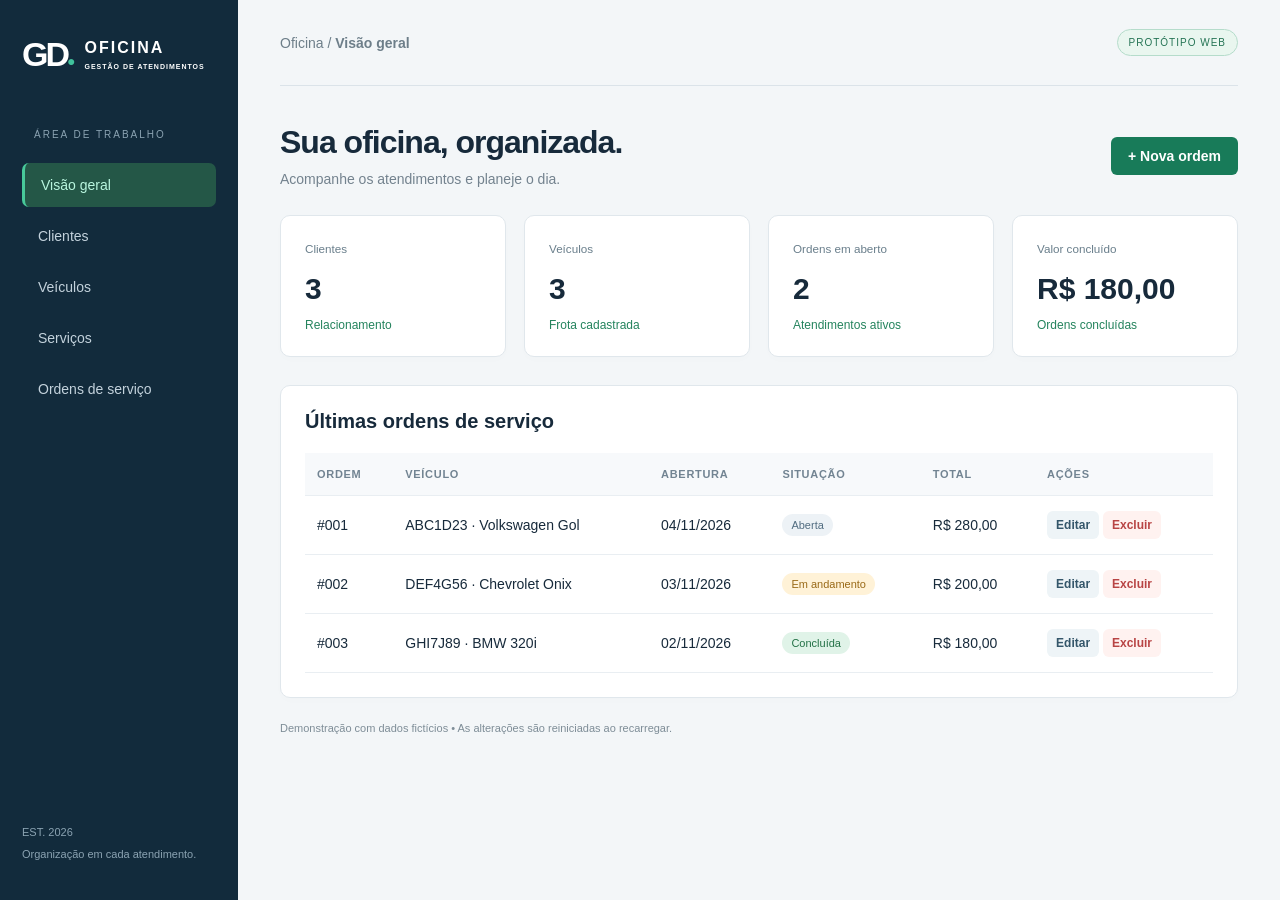
<file: docs/prototipos/index.html>
<!doctype html><html lang="pt-BR"><head><meta charset="utf-8"><meta name="viewport" content="width=device-width,initial-scale=1"><title>GD Oficina Web — Protótipo</title><link rel="stylesheet" href="style.css"></head><body><aside><a class="brand" href="#inicio"><b>GD<span>●</span></b><strong>OFICINA <small>GESTÃO DE ATENDIMENTOS</small></strong></a><p class="navlabel">ÁREA DE TRABALHO</p><nav aria-label="Principal"></nav><footer>EST. 2026<br>Organização em cada atendimento.</footer></aside><main><header><span>Oficina / <b id="crumb">Visão geral</b></span><span class="badge">PROTÓTIPO WEB</span></header><div id="content"></div><p class="notice">Demonstração com dados fictícios • As alterações são reiniciadas ao recarregar.</p></main><dialog id="modal"><form id="form"><div class="dialoghead"><h2 id="formtitle"></h2><button type="button" class="ghost" onclick="modal.close()" aria-label="Fechar">✕</button></div><div id="fields"></div><p id="error" role="alert"></p><div class="dialogfoot"><button type="button" class="ghost" onclick="modal.close()">Cancelar</button><button type="submit">Salvar</button></div></form></dialog><dialog id="confirmation"><h2>Excluir registro?</h2><p id="deleteText"></p><p>A exclusão será apenas nesta demonstração.</p><div class="dialogfoot"><button class="ghost" onclick="confirmation.close()">Cancelar</button><button class="danger" id="confirmDelete">Excluir</button></div></dialog><script src="app.js"></script></body></html>
</file>
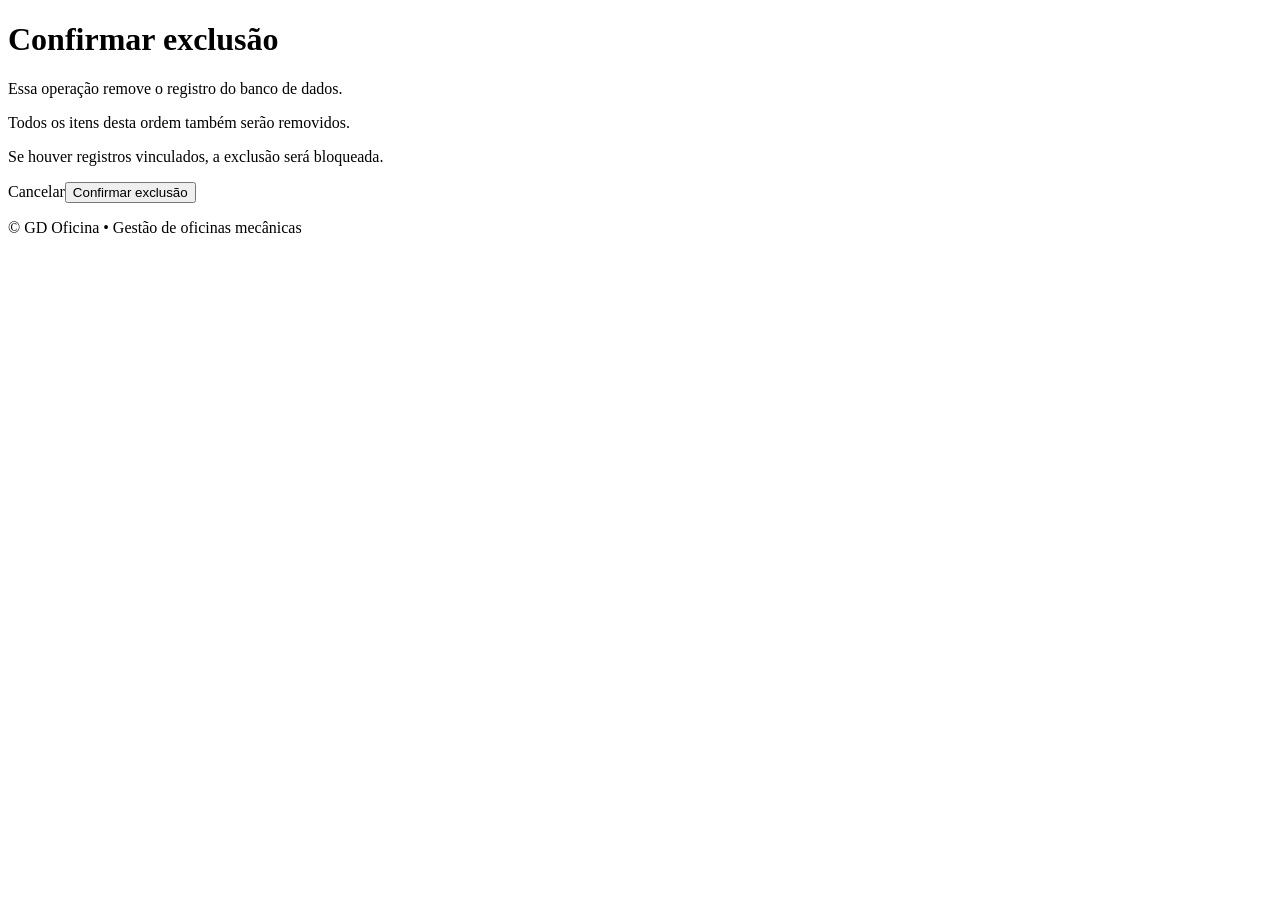
<file: src/main/resources/templates/excluir.html>
<!doctype html><html lang="pt-BR" xmlns:th="http://www.thymeleaf.org"><head th:replace="~{layout :: head}"></head><body><aside th:replace="~{layout :: menu}"></aside><main><header th:replace="~{layout :: header}"></header><div th:replace="~{layout :: avisos}"></div><div class="title"><h1>Confirmar exclusão</h1></div><section class="panel"><h2 th:text="'Excluir registro #' + ${id} + '?' "></h2><p>Essa operação remove o registro do banco de dados.</p><p th:if="${pagina == 'ordens'}">Todos os itens desta ordem também serão removidos.</p><p th:unless="${pagina == 'ordens'}">Se houver registros vinculados, a exclusão será bloqueada.</p><form method="post" th:action="@{/{tipo}/{id}/excluir(tipo=${pagina},id=${id})}"><div class="dialogfoot"><a class="button ghost" th:href="@{/{tipo}(tipo=${pagina})}">Cancelar</a><button class="danger" type="submit">Confirmar exclusão</button></div></form></section><p class="notice">© GD Oficina • Gestão de oficinas mecânicas</p></main></body></html>
</file>
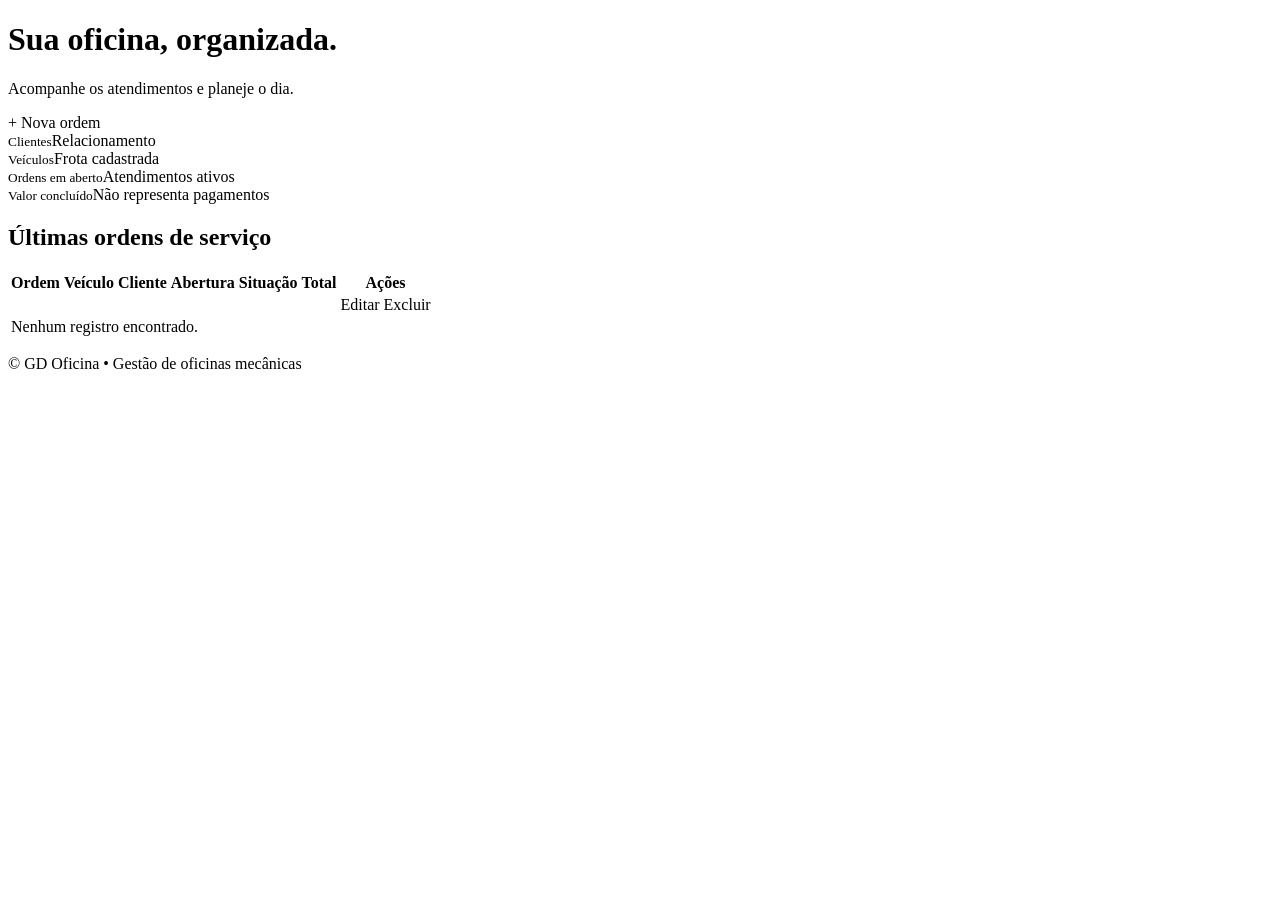
<file: src/main/resources/templates/inicio.html>
<!doctype html><html lang="pt-BR" xmlns:th="http://www.thymeleaf.org"><head th:replace="~{layout :: head}"></head><body><aside th:replace="~{layout :: menu}"></aside><main><header th:replace="~{layout :: header}"></header><div th:replace="~{layout :: avisos}"></div><div class="title"><div><h1>Sua oficina, organizada.</h1><p class="sub">Acompanhe os atendimentos e planeje o dia.</p></div><a class="button" th:href="@{/ordens/novo}">+ Nova ordem</a></div><div class="cards"><div class="card"><small>Clientes</small><b th:text="${clientes}"></b><span>Relacionamento</span></div><div class="card"><small>Veículos</small><b th:text="${veiculos}"></b><span>Frota cadastrada</span></div><div class="card"><small>Ordens em aberto</small><b th:text="${abertas}"></b><span>Atendimentos ativos</span></div><div class="card"><small>Valor concluído</small><b th:text="${@fmt.moeda(valorConcluido)}"></b><span>Não representa pagamentos</span></div></div><section class="panel"><h2>Últimas ordens de serviço</h2><div class="tablewrap"><table><thead><tr><th>Ordem</th><th>Veículo</th><th>Cliente</th><th>Abertura</th><th>Situação</th><th>Total</th><th>Ações</th></tr></thead><tbody><tr th:each="x : ${registros}"><td th:text="${x.id}"></td><td th:text="${x.veiculo.placa + ' · ' + x.veiculo.modelo}"></td><td th:text="${x.veiculo.cliente.nome}"></td><td th:text="${#temporals.format(x.dataAbertura, 'dd/MM/yyyy')}"></td><td th:text="${x.status.descricao}"></td><td th:text="${@fmt.moeda(x.total)}"></td><td><a class="button link" th:href="@{/ordens/{id}/editar(id=${x.id})}">Editar</a> <a class="button link remove" th:href="@{/ordens/{id}/excluir(id=${x.id})}">Excluir</a></td></tr><tr th:if="${#lists.isEmpty(registros)}"><td colspan="7" class="empty">Nenhum registro encontrado.</td></tr></tbody></table></div></section><p class="notice">© GD Oficina • Gestão de oficinas mecânicas</p></main></body></html>
</file>
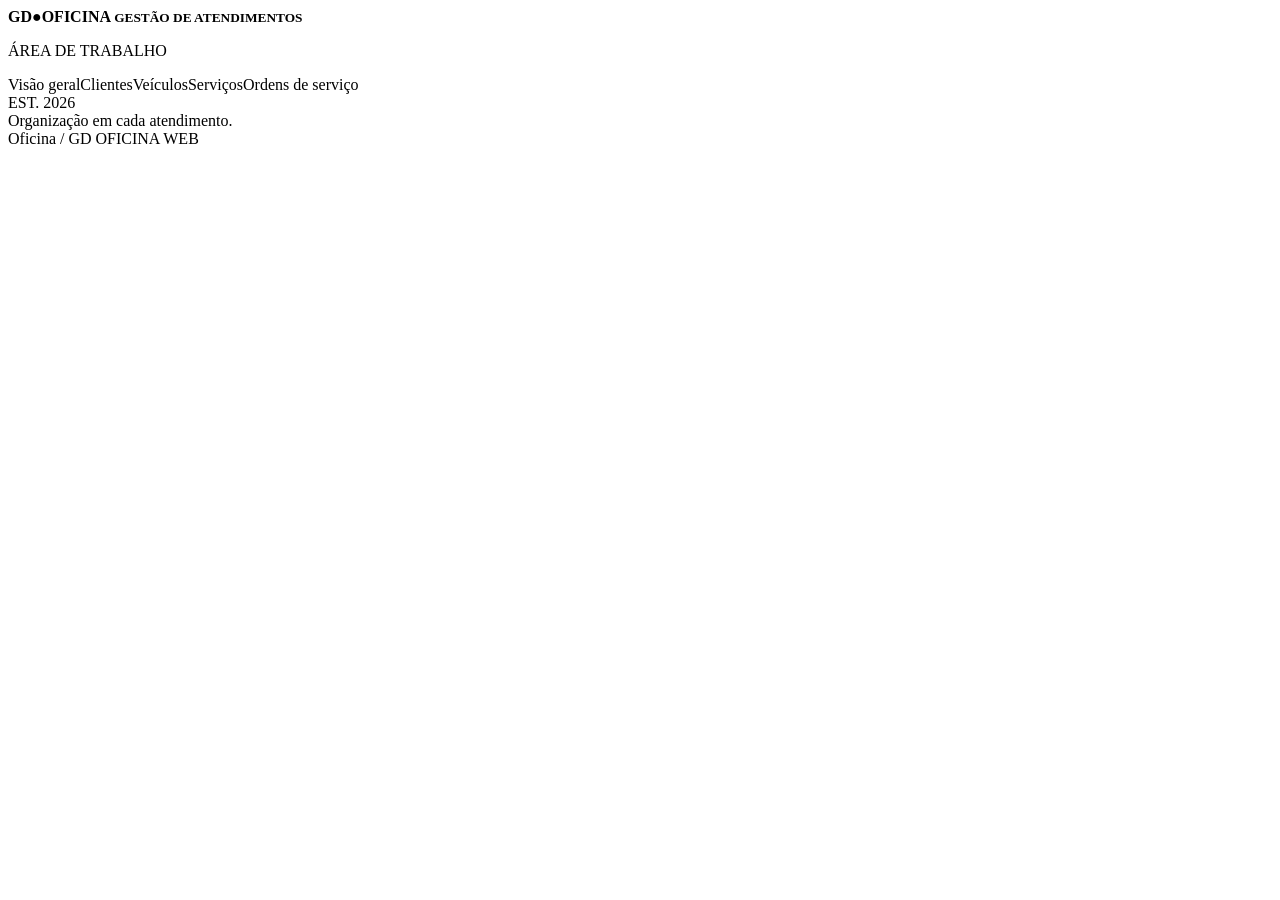
<file: src/main/resources/templates/layout.html>
<!doctype html><html lang="pt-BR" xmlns:th="http://www.thymeleaf.org"><head th:fragment="head"><meta charset="utf-8"><meta name="viewport" content="width=device-width,initial-scale=1"><title th:text="${titulo} + ' | GD Oficina'">GD Oficina</title><link rel="stylesheet" th:href="@{/css/style.css}"></head><body><aside th:fragment="menu"><a class="brand" th:href="@{/}"><b>GD<span>●</span></b><strong>OFICINA <small>GESTÃO DE ATENDIMENTOS</small></strong></a><p class="navlabel">ÁREA DE TRABALHO</p><nav aria-label="Principal"><a th:href="@{/}" th:classappend="${pagina == 'inicio'} ? 'active'">Visão geral</a><a th:href="@{/clientes}" th:classappend="${pagina == 'clientes'} ? 'active'">Clientes</a><a th:href="@{/veiculos}" th:classappend="${pagina == 'veiculos'} ? 'active'">Veículos</a><a th:href="@{/servicos}" th:classappend="${pagina == 'servicos'} ? 'active'">Serviços</a><a th:href="@{/ordens}" th:classappend="${pagina == 'ordens'} ? 'active'">Ordens de serviço</a></nav><footer>EST. 2026<br>Organização em cada atendimento.</footer></aside><header th:fragment="header"><span>Oficina / <b th:text="${titulo}"></b></span><span class="badge">GD OFICINA WEB</span></header><div th:fragment="avisos"><p class="alert success" th:if="${sucesso}" th:text="${sucesso}" role="status"></p><p class="alert error" th:if="${erro}" th:text="${erro}" role="alert"></p></div></body></html>
</file>
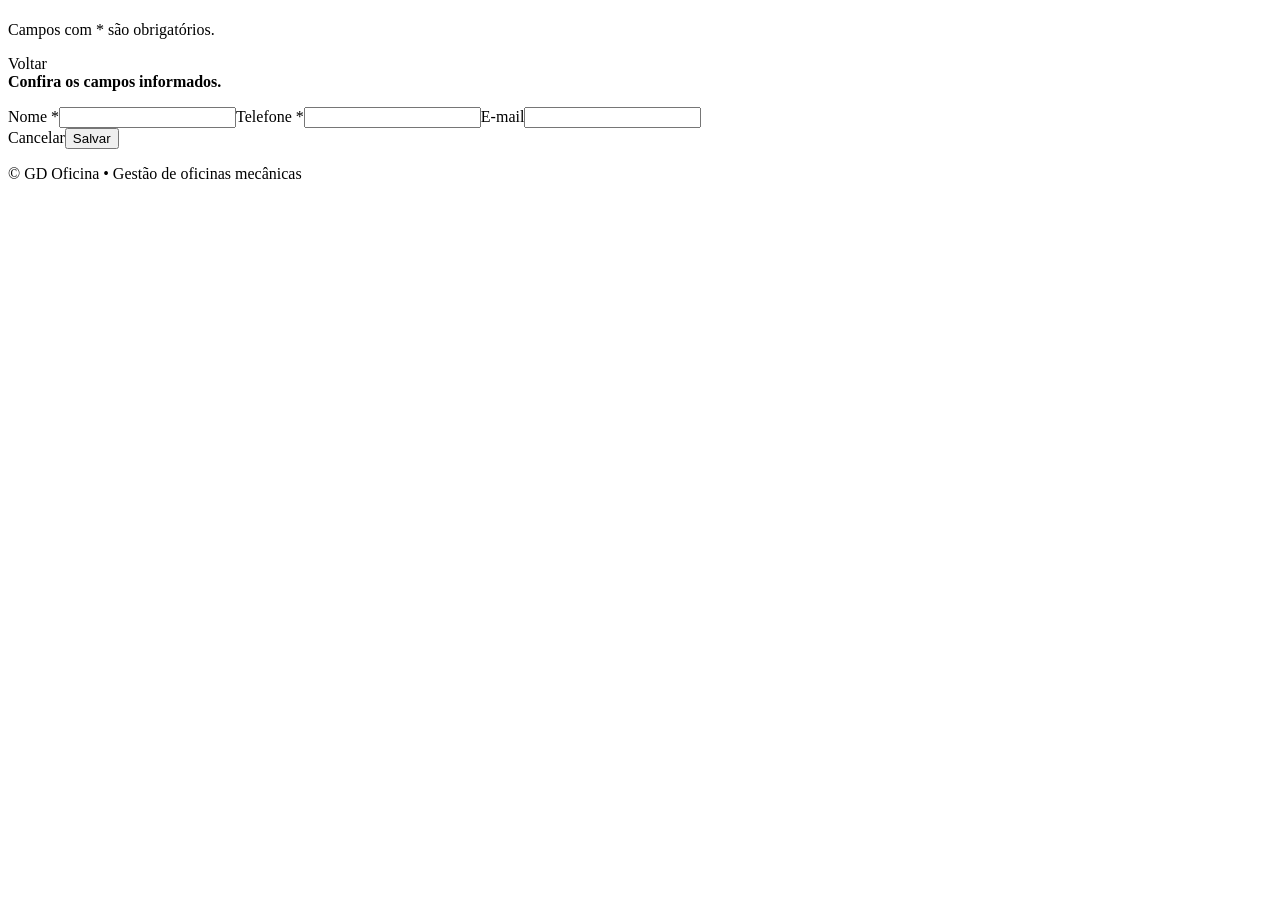
<file: src/main/resources/templates/clientes/form.html>
<!doctype html><html lang="pt-BR" xmlns:th="http://www.thymeleaf.org"><head th:replace="~{layout :: head}"></head><body><aside th:replace="~{layout :: menu}"></aside><main><header th:replace="~{layout :: header}"></header><div th:replace="~{layout :: avisos}"></div><div class="title"><div><h1 th:text="(${id} == null ? 'Cadastrar ' : 'Editar ') + 'cliente'"></h1><p class="sub">Campos com * são obrigatórios.</p></div><a class="button ghost" th:href="@{/clientes}">Voltar</a></div><section class="panel"><form method="post" th:action="${id == null} ? @{/clientes} : @{/clientes/{id}(id=${id})}" th:object="${form}"><div class="alert error" th:if="${#fields.hasAnyErrors()}" role="alert"><strong>Confira os campos informados.</strong><p th:each="e : ${#fields.globalErrors()}" th:text="${e}"></p></div><div class="grid"><label>Nome *<input type="text" th:field="*{nome}" required maxlength="100"><small class="field-error" th:if="${#fields.hasErrors('nome')}" th:errors="*{nome}"></small></label><label>Telefone *<input type="text" th:field="*{telefone}" required maxlength="25"><small class="field-error" th:if="${#fields.hasErrors('telefone')}" th:errors="*{telefone}"></small></label><label>E-mail<input type="email" th:field="*{email}" maxlength="254"><small class="field-error" th:if="${#fields.hasErrors('email')}" th:errors="*{email}"></small></label></div><div class="dialogfoot"><a class="button ghost" th:href="@{/clientes}">Cancelar</a><button type="submit">Salvar</button></div></form></section><p class="notice">© GD Oficina • Gestão de oficinas mecânicas</p></main></body></html>
</file>
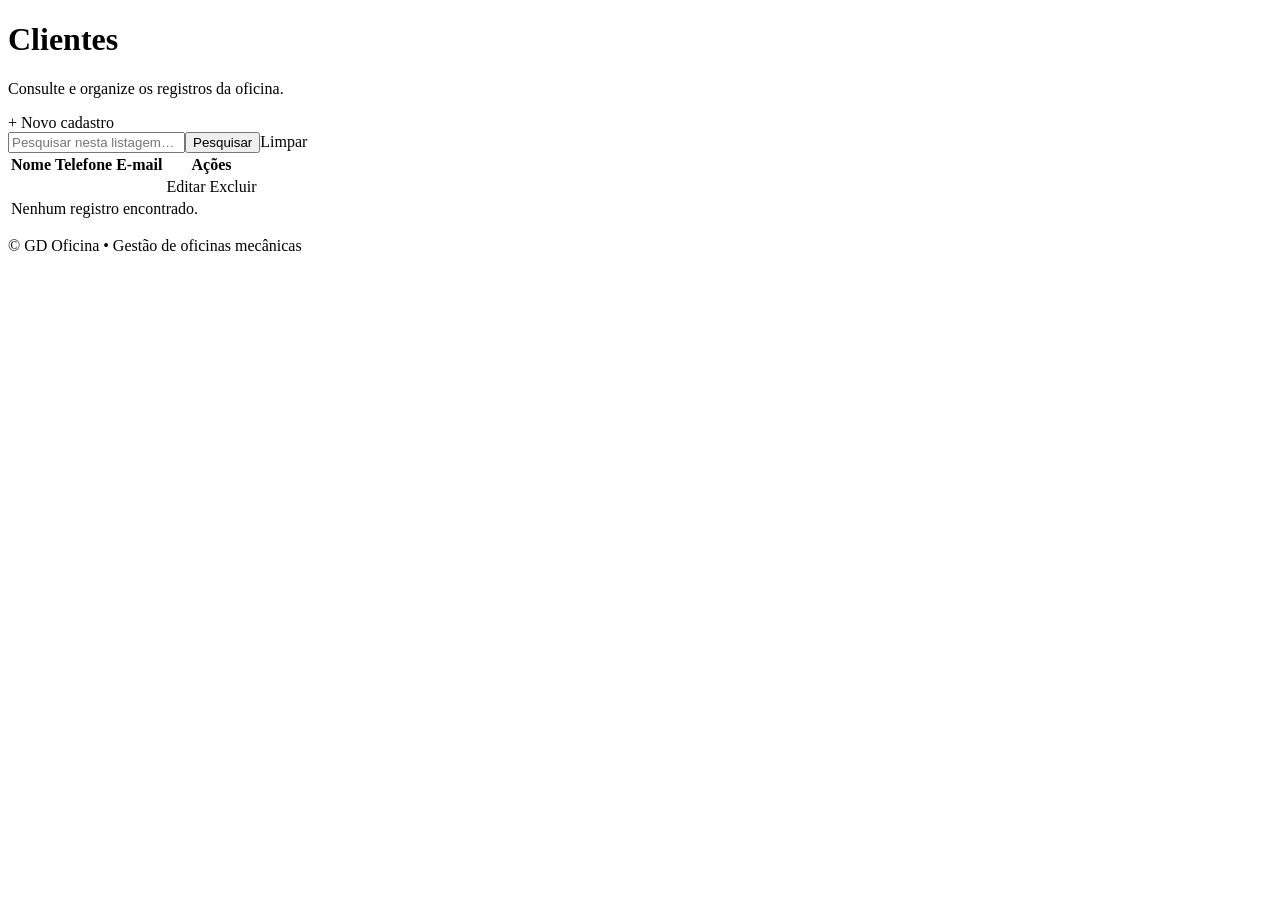
<file: src/main/resources/templates/clientes/lista.html>
<!doctype html><html lang="pt-BR" xmlns:th="http://www.thymeleaf.org"><head th:replace="~{layout :: head}"></head><body><aside th:replace="~{layout :: menu}"></aside><main><header th:replace="~{layout :: header}"></header><div th:replace="~{layout :: avisos}"></div><div class="title"><div><h1>Clientes</h1><p class="sub">Consulte e organize os registros da oficina.</p></div><a class="button" th:href="@{/clientes/novo}">+ Novo cadastro</a></div><section class="panel"><form class="toolbar" method="get" th:action="@{/clientes}"><input name="q" th:value="${q}" aria-label="Pesquisar" placeholder="Pesquisar nesta listagem…"><button type="submit">Pesquisar</button><a class="button ghost" th:href="@{/clientes}">Limpar</a></form><div class="tablewrap"><table><thead><tr><th>Nome</th><th>Telefone</th><th>E-mail</th><th>Ações</th></tr></thead><tbody><tr th:each="x : ${registros}"><td th:text="${x.nome}"></td><td th:text="${x.telefone}"></td><td th:text="${x.email}"></td><td><a class="button link" th:href="@{/clientes/{id}/editar(id=${x.id})}">Editar</a> <a class="button link remove" th:href="@{/clientes/{id}/excluir(id=${x.id})}">Excluir</a></td></tr><tr th:if="${#lists.isEmpty(registros)}"><td colspan="4" class="empty">Nenhum registro encontrado.</td></tr></tbody></table></div></section><p class="notice">© GD Oficina • Gestão de oficinas mecânicas</p></main></body></html>
</file>
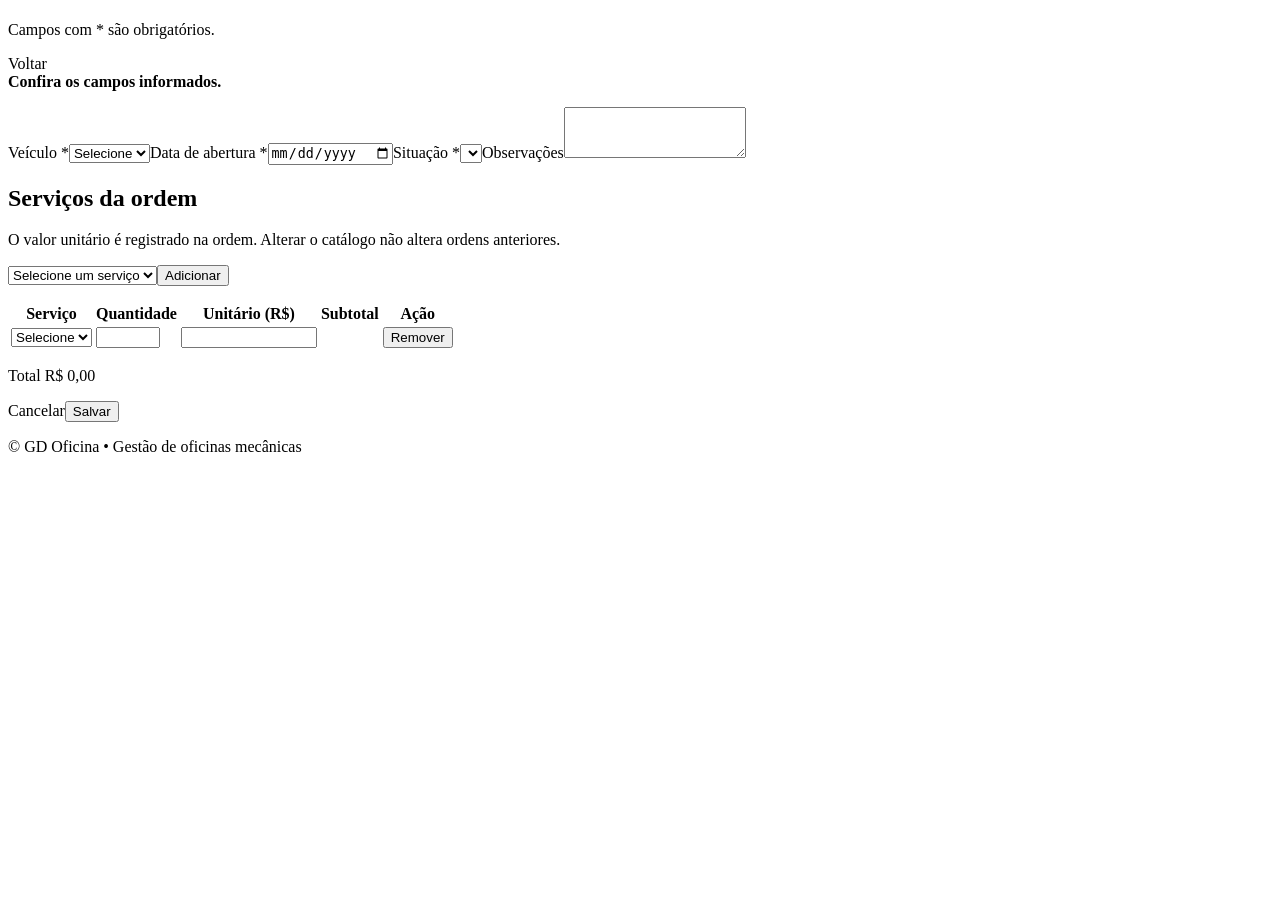
<file: src/main/resources/templates/ordens/form.html>
<!doctype html><html lang="pt-BR" xmlns:th="http://www.thymeleaf.org"><head th:replace="~{layout :: head}"></head><body><aside th:replace="~{layout :: menu}"></aside><main><header th:replace="~{layout :: header}"></header><div th:replace="~{layout :: avisos}"></div><div class="title"><div><h1 th:text="(${id} == null ? 'Cadastrar ' : 'Editar ') + 'ordem de serviço'"></h1><p class="sub">Campos com * são obrigatórios.</p></div><a class="button ghost" th:href="@{/ordens}">Voltar</a></div><section class="panel"><form method="post" th:action="${id == null} ? @{/ordens} : @{/ordens/{id}(id=${id})}" th:object="${form}"><div class="alert error" th:if="${#fields.hasAnyErrors()}" role="alert"><strong>Confira os campos informados.</strong><p th:each="e : ${#fields.globalErrors()}" th:text="${e}"></p></div><div class="grid"><label>Veículo *<select th:field="*{veiculoId}" required><option value="">Selecione</option><option th:each="x : ${veiculos}" th:value="${x.id}" th:text="${x.placa + ' · ' + x.modelo + ' / ' + x.cliente.nome}"></option></select><small class="field-error" th:errors="*{veiculoId}"></small></label><label>Data de abertura *<input type="date" th:field="*{dataAbertura}" required><small class="field-error" th:if="${#fields.hasErrors('dataAbertura')}" th:errors="*{dataAbertura}"></small></label><label>Situação *<select th:field="*{status}" required><option th:each="s : ${situacoes}" th:value="${s}" th:text="${s.descricao}"></option></select><small class="field-error" th:errors="*{status}"></small></label><label class="wide">Observações<textarea th:field="*{observacoes}" maxlength="2000" rows="3"></textarea><small class="field-error" th:errors="*{observacoes}"></small></label></div><section class="items"><h2>Serviços da ordem</h2><p class="sub">O valor unitário é registrado na ordem. Alterar o catálogo não altera ordens anteriores.</p><div class="itemadd"><select id="serviceChoice" aria-label="Serviço para adicionar"><option value="">Selecione um serviço</option><option th:each="s : ${servicos}" th:value="${s.id}" th:attr="data-price=${s.preco}" th:text="${s.nome + ' — ' + @fmt.moeda(s.preco)}"></option></select><button type="button" id="addItem">Adicionar</button></div><p id="itemMessage" role="status"></p><small class="field-error" th:errors="*{itens}"></small><div class="tablewrap"><table><thead><tr><th>Serviço</th><th>Quantidade</th><th>Unitário (R$)</th><th>Subtotal</th><th>Ação</th></tr></thead><tbody id="itemRows"><tr th:each="item, iter : *{itens}"><td><select class="service" th:field="*{itens[__${iter.index}__].servicoId}" required><option value="">Selecione</option><option th:each="s : ${servicos}" th:value="${s.id}" th:text="${s.nome}"></option></select><small class="field-error" th:errors="*{itens[__${iter.index}__].servicoId}"></small></td><td><input aria-label="Quantidade" class="quantity" type="number" min="1" max="9999" step="1" th:field="*{itens[__${iter.index}__].quantidade}" required><small class="field-error" th:errors="*{itens[__${iter.index}__].quantidade}"></small></td><td><input aria-label="Valor unitário" class="price" type="number" min="0" max="9999999999.99" step="0.01" th:field="*{itens[__${iter.index}__].valorUnitario}" required><small class="field-error" th:errors="*{itens[__${iter.index}__].valorUnitario}"></small></td><td class="subtotal"></td><td><button type="button" class="link remove removeItem">Remover</button></td></tr></tbody></table></div><p class="total">Total <span id="orderTotal">R$ 0,00</span></p><noscript>Ative JavaScript para adicionar ou remover itens da ordem.</noscript></section><div class="dialogfoot"><a class="button ghost" th:href="@{/ordens}">Cancelar</a><button type="submit">Salvar</button></div></form></section><p class="notice">© GD Oficina • Gestão de oficinas mecânicas</p></main><script th:src="@{/js/ordem.js}" defer></script></body></html>
</file>
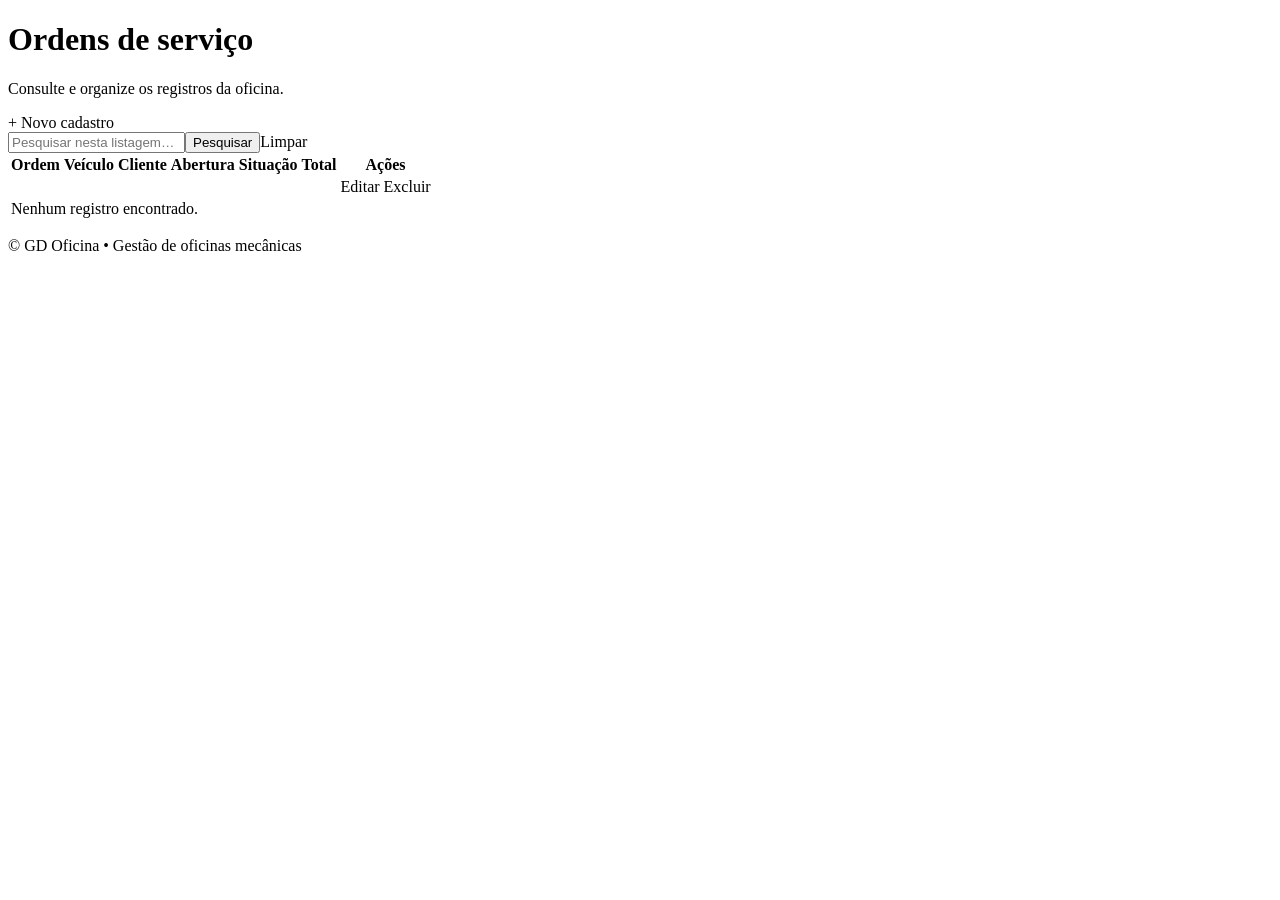
<file: src/main/resources/templates/ordens/lista.html>
<!doctype html><html lang="pt-BR" xmlns:th="http://www.thymeleaf.org"><head th:replace="~{layout :: head}"></head><body><aside th:replace="~{layout :: menu}"></aside><main><header th:replace="~{layout :: header}"></header><div th:replace="~{layout :: avisos}"></div><div class="title"><div><h1>Ordens de serviço</h1><p class="sub">Consulte e organize os registros da oficina.</p></div><a class="button" th:href="@{/ordens/novo}">+ Novo cadastro</a></div><section class="panel"><form class="toolbar" method="get" th:action="@{/ordens}"><input name="q" th:value="${q}" aria-label="Pesquisar" placeholder="Pesquisar nesta listagem…"><button type="submit">Pesquisar</button><a class="button ghost" th:href="@{/ordens}">Limpar</a></form><div class="tablewrap"><table><thead><tr><th>Ordem</th><th>Veículo</th><th>Cliente</th><th>Abertura</th><th>Situação</th><th>Total</th><th>Ações</th></tr></thead><tbody><tr th:each="x : ${registros}"><td th:text="${x.id}"></td><td th:text="${x.veiculo.placa + ' · ' + x.veiculo.modelo}"></td><td th:text="${x.veiculo.cliente.nome}"></td><td th:text="${#temporals.format(x.dataAbertura, 'dd/MM/yyyy')}"></td><td th:text="${x.status.descricao}"></td><td th:text="${@fmt.moeda(x.total)}"></td><td><a class="button link" th:href="@{/ordens/{id}/editar(id=${x.id})}">Editar</a> <a class="button link remove" th:href="@{/ordens/{id}/excluir(id=${x.id})}">Excluir</a></td></tr><tr th:if="${#lists.isEmpty(registros)}"><td colspan="7" class="empty">Nenhum registro encontrado.</td></tr></tbody></table></div></section><p class="notice">© GD Oficina • Gestão de oficinas mecânicas</p></main></body></html>
</file>
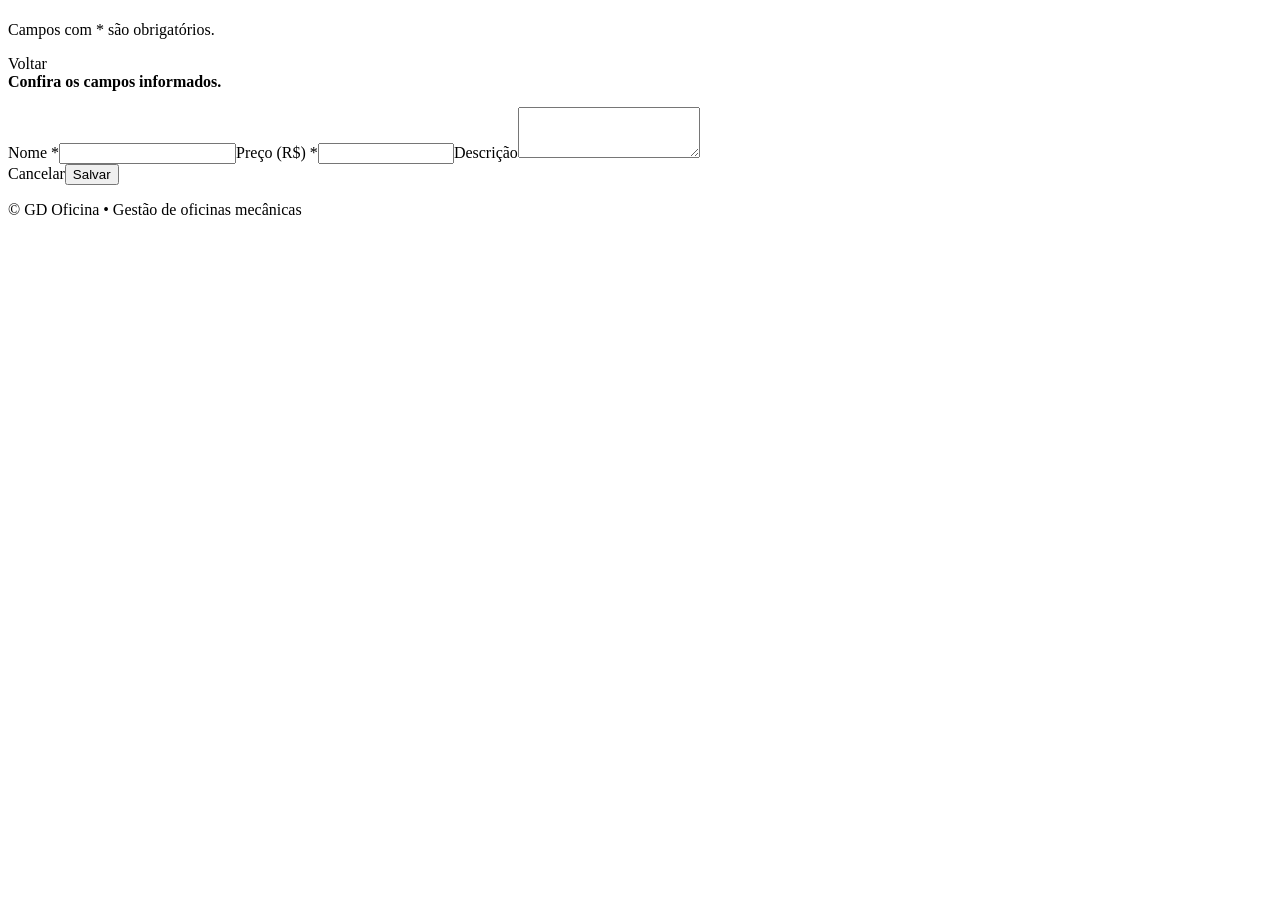
<file: src/main/resources/templates/servicos/form.html>
<!doctype html><html lang="pt-BR" xmlns:th="http://www.thymeleaf.org"><head th:replace="~{layout :: head}"></head><body><aside th:replace="~{layout :: menu}"></aside><main><header th:replace="~{layout :: header}"></header><div th:replace="~{layout :: avisos}"></div><div class="title"><div><h1 th:text="(${id} == null ? 'Cadastrar ' : 'Editar ') + 'serviço'"></h1><p class="sub">Campos com * são obrigatórios.</p></div><a class="button ghost" th:href="@{/servicos}">Voltar</a></div><section class="panel"><form method="post" th:action="${id == null} ? @{/servicos} : @{/servicos/{id}(id=${id})}" th:object="${form}"><div class="alert error" th:if="${#fields.hasAnyErrors()}" role="alert"><strong>Confira os campos informados.</strong><p th:each="e : ${#fields.globalErrors()}" th:text="${e}"></p></div><div class="grid"><label>Nome *<input type="text" th:field="*{nome}" required maxlength="100"><small class="field-error" th:if="${#fields.hasErrors('nome')}" th:errors="*{nome}"></small></label><label>Preço (R$) *<input type="number" th:field="*{preco}" min="0" max="9999999999.99" step="0.01" required><small class="field-error" th:if="${#fields.hasErrors('preco')}" th:errors="*{preco}"></small></label><label class="wide">Descrição<textarea th:field="*{descricao}" maxlength="1000" rows="3"></textarea><small class="field-error" th:errors="*{descricao}"></small></label></div><div class="dialogfoot"><a class="button ghost" th:href="@{/servicos}">Cancelar</a><button type="submit">Salvar</button></div></form></section><p class="notice">© GD Oficina • Gestão de oficinas mecânicas</p></main></body></html>
</file>
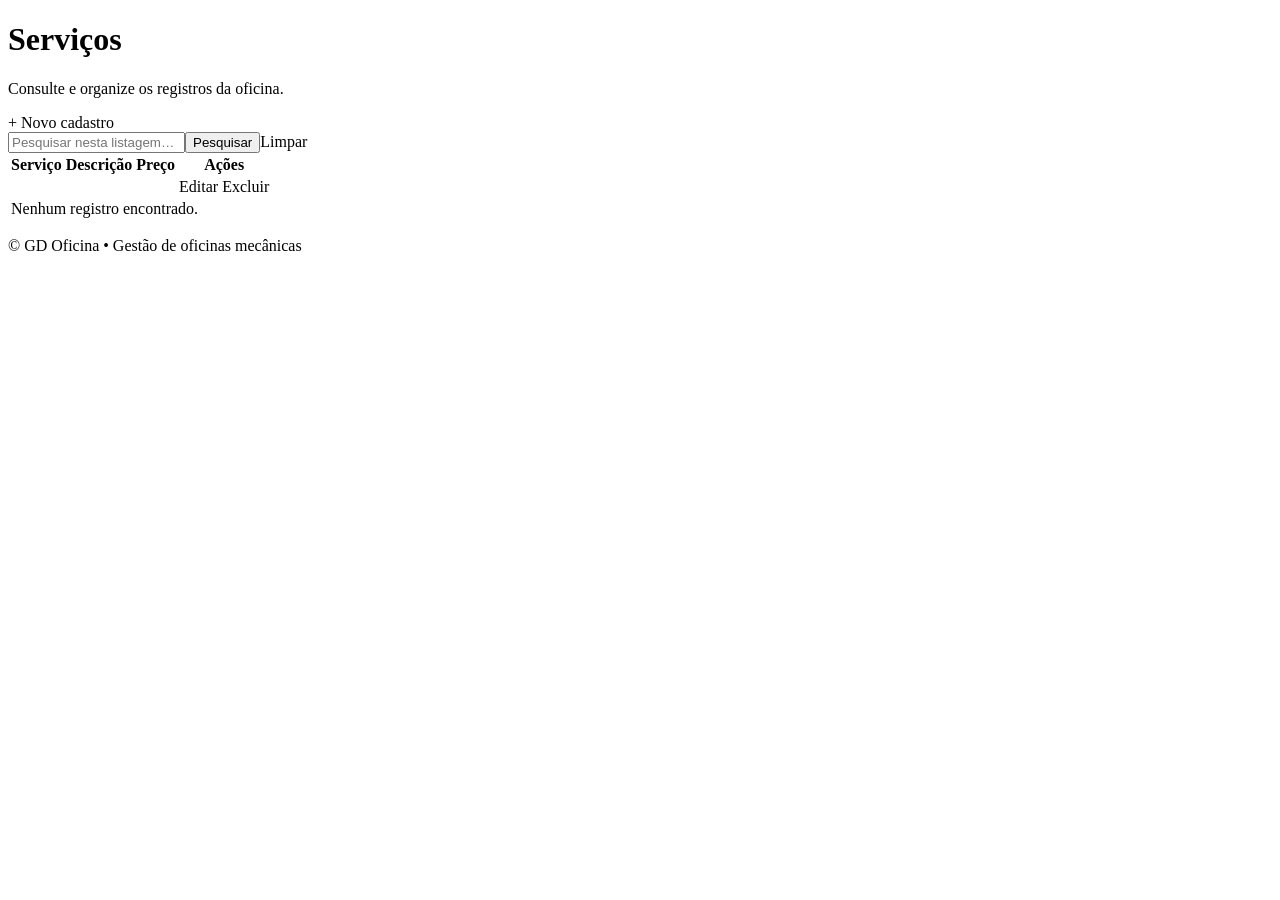
<file: src/main/resources/templates/servicos/lista.html>
<!doctype html><html lang="pt-BR" xmlns:th="http://www.thymeleaf.org"><head th:replace="~{layout :: head}"></head><body><aside th:replace="~{layout :: menu}"></aside><main><header th:replace="~{layout :: header}"></header><div th:replace="~{layout :: avisos}"></div><div class="title"><div><h1>Serviços</h1><p class="sub">Consulte e organize os registros da oficina.</p></div><a class="button" th:href="@{/servicos/novo}">+ Novo cadastro</a></div><section class="panel"><form class="toolbar" method="get" th:action="@{/servicos}"><input name="q" th:value="${q}" aria-label="Pesquisar" placeholder="Pesquisar nesta listagem…"><button type="submit">Pesquisar</button><a class="button ghost" th:href="@{/servicos}">Limpar</a></form><div class="tablewrap"><table><thead><tr><th>Serviço</th><th>Descrição</th><th>Preço</th><th>Ações</th></tr></thead><tbody><tr th:each="x : ${registros}"><td th:text="${x.nome}"></td><td th:text="${x.descricao}"></td><td th:text="${@fmt.moeda(x.preco)}"></td><td><a class="button link" th:href="@{/servicos/{id}/editar(id=${x.id})}">Editar</a> <a class="button link remove" th:href="@{/servicos/{id}/excluir(id=${x.id})}">Excluir</a></td></tr><tr th:if="${#lists.isEmpty(registros)}"><td colspan="4" class="empty">Nenhum registro encontrado.</td></tr></tbody></table></div></section><p class="notice">© GD Oficina • Gestão de oficinas mecânicas</p></main></body></html>
</file>
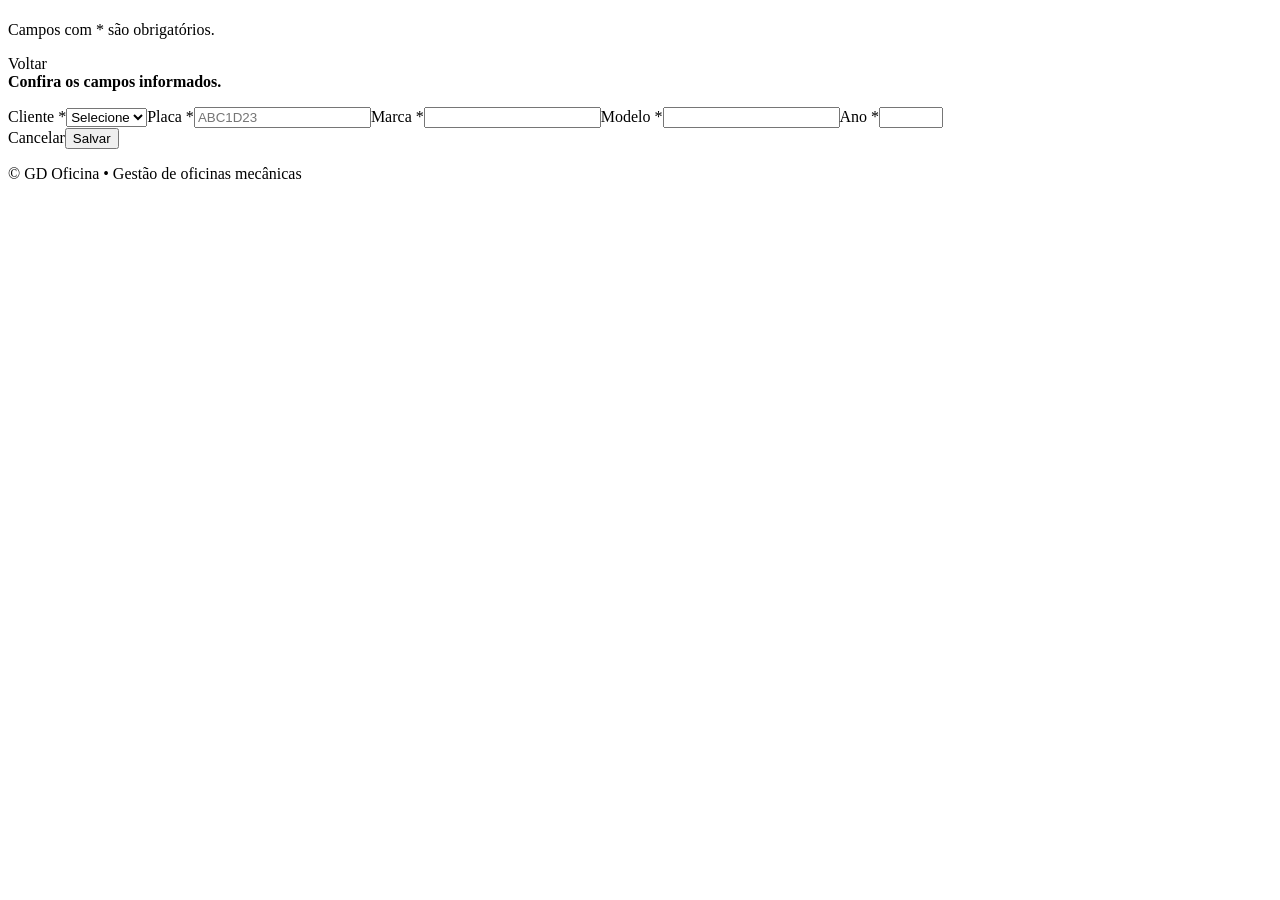
<file: src/main/resources/templates/veiculos/form.html>
<!doctype html><html lang="pt-BR" xmlns:th="http://www.thymeleaf.org"><head th:replace="~{layout :: head}"></head><body><aside th:replace="~{layout :: menu}"></aside><main><header th:replace="~{layout :: header}"></header><div th:replace="~{layout :: avisos}"></div><div class="title"><div><h1 th:text="(${id} == null ? 'Cadastrar ' : 'Editar ') + 'veículo'"></h1><p class="sub">Campos com * são obrigatórios.</p></div><a class="button ghost" th:href="@{/veiculos}">Voltar</a></div><section class="panel"><form method="post" th:action="${id == null} ? @{/veiculos} : @{/veiculos/{id}(id=${id})}" th:object="${form}"><div class="alert error" th:if="${#fields.hasAnyErrors()}" role="alert"><strong>Confira os campos informados.</strong><p th:each="e : ${#fields.globalErrors()}" th:text="${e}"></p></div><div class="grid"><label>Cliente *<select th:field="*{clienteId}" required><option value="">Selecione</option><option th:each="x : ${clientes}" th:value="${x.id}" th:text="${x.nome}"></option></select><small class="field-error" th:errors="*{clienteId}"></small></label><label>Placa *<input type="text" th:field="*{placa}" required maxlength="7" placeholder="ABC1D23" pattern="[A-Za-z]{3}[0-9][A-Za-z0-9][0-9]{2}"><small class="field-error" th:if="${#fields.hasErrors('placa')}" th:errors="*{placa}"></small></label><label>Marca *<input type="text" th:field="*{marca}" required maxlength="100"><small class="field-error" th:if="${#fields.hasErrors('marca')}" th:errors="*{marca}"></small></label><label>Modelo *<input type="text" th:field="*{modelo}" required maxlength="100"><small class="field-error" th:if="${#fields.hasErrors('modelo')}" th:errors="*{modelo}"></small></label><label>Ano *<input type="number" th:field="*{ano}" min="1900" max="2100" required><small class="field-error" th:if="${#fields.hasErrors('ano')}" th:errors="*{ano}"></small></label></div><div class="dialogfoot"><a class="button ghost" th:href="@{/veiculos}">Cancelar</a><button type="submit">Salvar</button></div></form></section><p class="notice">© GD Oficina • Gestão de oficinas mecânicas</p></main></body></html>
</file>
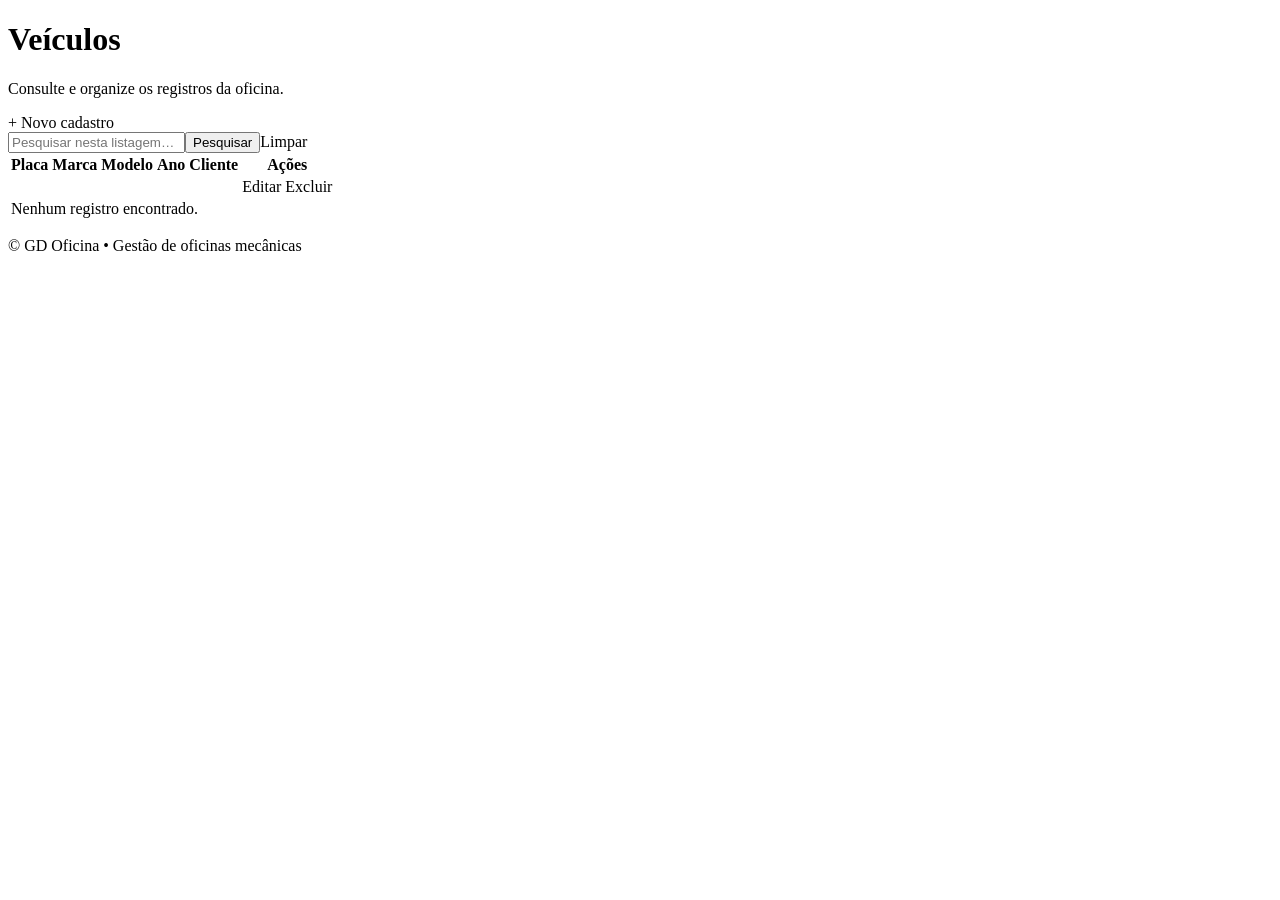
<file: src/main/resources/templates/veiculos/lista.html>
<!doctype html><html lang="pt-BR" xmlns:th="http://www.thymeleaf.org"><head th:replace="~{layout :: head}"></head><body><aside th:replace="~{layout :: menu}"></aside><main><header th:replace="~{layout :: header}"></header><div th:replace="~{layout :: avisos}"></div><div class="title"><div><h1>Veículos</h1><p class="sub">Consulte e organize os registros da oficina.</p></div><a class="button" th:href="@{/veiculos/novo}">+ Novo cadastro</a></div><section class="panel"><form class="toolbar" method="get" th:action="@{/veiculos}"><input name="q" th:value="${q}" aria-label="Pesquisar" placeholder="Pesquisar nesta listagem…"><button type="submit">Pesquisar</button><a class="button ghost" th:href="@{/veiculos}">Limpar</a></form><div class="tablewrap"><table><thead><tr><th>Placa</th><th>Marca</th><th>Modelo</th><th>Ano</th><th>Cliente</th><th>Ações</th></tr></thead><tbody><tr th:each="x : ${registros}"><td th:text="${x.placa}"></td><td th:text="${x.marca}"></td><td th:text="${x.modelo}"></td><td th:text="${x.ano}"></td><td th:text="${x.cliente.nome}"></td><td><a class="button link" th:href="@{/veiculos/{id}/editar(id=${x.id})}">Editar</a> <a class="button link remove" th:href="@{/veiculos/{id}/excluir(id=${x.id})}">Excluir</a></td></tr><tr th:if="${#lists.isEmpty(registros)}"><td colspan="6" class="empty">Nenhum registro encontrado.</td></tr></tbody></table></div></section><p class="notice">© GD Oficina • Gestão de oficinas mecânicas</p></main></body></html>
</file>
<file: docs/prototipos/style.css>
*{box-sizing:border-box}body{margin:0;font-family:Inter,Segoe UI,Arial,sans-serif;background:#f3f6f8;color:#172a3b;font-size:14px}aside{position:fixed;inset:0 auto 0 0;width:238px;background:#122b3c;color:#d4dfe6;padding:35px 22px;display:flex;flex-direction:column}.brand{display:flex;gap:12px;align-items:center;color:white;text-decoration:none}.brand b{font-size:34px;letter-spacing:-3px}.brand b span{color:#40c29c;font-size:14px}.brand strong{font-size:16px;letter-spacing:2px}.brand small{display:block;font-size:7px;letter-spacing:1px;margin-top:6px}.navlabel{font-size:10px;letter-spacing:2px;color:#8ba3b2;margin:55px 12px 16px}nav a{display:block;color:#c3d2dc;text-decoration:none;padding:14px 16px;border-radius:7px;margin:7px 0}nav a.active{background:#245747;color:#b9f6df;border-left:3px solid #48c99a}aside footer{margin-top:auto;line-height:2;color:#8ba3b2;font-size:11px}main{margin-left:238px;padding:0 42px 20px}header{display:flex;justify-content:space-between;align-items:center;height:86px;border-bottom:1px solid #dbe3e9;color:#6d7e89}.badge{font-size:10px;letter-spacing:1px;color:#247354;border:1px solid #b5dccb;padding:7px 11px;border-radius:20px;background:#e9f6ef}h1{font-size:32px;letter-spacing:-1px;margin:0 0 10px}h2{font-size:20px}.sub{color:#73828e;margin:0}.title{display:flex;justify-content:space-between;align-items:center;margin:38px 0 28px;gap:20px}button{border:0;background:#187b59;color:#fff;border-radius:6px;padding:11px 17px;font:inherit;font-weight:600;cursor:pointer}button:hover{filter:brightness(.94)}button.ghost{background:#fff;color:#324f63;border:1px solid #d5dfe6}button.danger{background:#b84444}button.link{padding:7px 9px;font-size:12px;background:#eef4f7;color:#34566a}button.remove{color:#b84444;background:#fff2f0}.cards{display:grid;grid-template-columns:repeat(4,1fr);gap:18px;margin-bottom:28px}.card,.panel{background:white;border:1px solid #e0e7ec;border-radius:10px;box-shadow:0 3px 10px #18354903}.card{padding:24px}.card small{color:#697e8b}.card b{display:block;font-size:30px;margin:16px 0 10px}.card span{font-size:12px;color:#24835d}.panel{padding:24px;overflow:auto}.panel h2{margin:0 0 20px}.toolbar{display:flex;justify-content:space-between;align-items:center;gap:20px;margin-bottom:20px}.toolbar input{max-width:360px}input,select,textarea{font:inherit;width:100%;border:1px solid #ccd9e1;background:#fff;border-radius:5px;padding:11px;color:#1b3444}input:focus,select:focus,textarea:focus{outline:2px solid #67b99c;outline-offset:1px}table{width:100%;border-collapse:collapse;text-align:left;white-space:nowrap}th{font-size:11px;text-transform:uppercase;letter-spacing:.7px;color:#728492;background:#f7f9fb}td,th{padding:15px 12px;border-bottom:1px solid #e9eef2}td:last-child{white-space:nowrap}.status{display:inline-block;font-size:11px;padding:5px 9px;border-radius:20px;background:#edf2f6;color:#526d81}.CONCLUIDA{background:#e0f3e8;color:#237146}.EM_ANDAMENTO{background:#fff2d7;color:#996916}.notice{font-size:11px;color:#7e8d97;margin:24px 0}dialog{width:min(820px,94vw);max-height:90vh;border:none;border-radius:12px;padding:28px;box-shadow:0 25px 100px #0b25394d;color:#172a3b}dialog::backdrop{background:#102a3b80}.dialoghead,.dialogfoot{display:flex;justify-content:space-between;align-items:center;gap:12px}.dialoghead h2{margin:0}.dialogfoot{justify-content:flex-end;border-top:1px solid #e3e9ed;padding-top:20px;margin-top:20px}.grid{display:grid;grid-template-columns:1fr 1fr;gap:18px;margin:24px 0}label{font-size:12px;font-weight:600;display:block}label input,label select,label textarea{margin-top:7px}.wide{grid-column:1/-1}#error{color:#ae3939}#confirmation{width:430px}.items{margin-top:25px}.items input{min-width:85px;padding:7px}.items td{padding:8px}.total{text-align:right;font-size:20px;font-weight:bold;margin:20px 0 0}.itemadd{display:flex;gap:12px;margin:12px 0}.empty{text-align:center;padding:35px;color:#73828e}@media(max-width:950px){aside{width:185px;padding:25px 12px}main{margin-left:185px;padding:0 20px}.cards{grid-template-columns:repeat(2,1fr)}}@media(max-width:600px){aside{position:static;width:auto;padding:18px}.navlabel,aside footer{display:none}nav{display:flex;flex-wrap:wrap;margin-top:14px}nav a{padding:8px;margin:3px}main{margin:0;padding:0 16px}header{height:65px}.title{margin:25px 0}h1{font-size:25px}.grid{grid-template-columns:1fr}.cards{gap:10px}.card{padding:15px}.card b{font-size:23px}.wide{grid-column:auto}.panel{padding:14px}}
</file>
